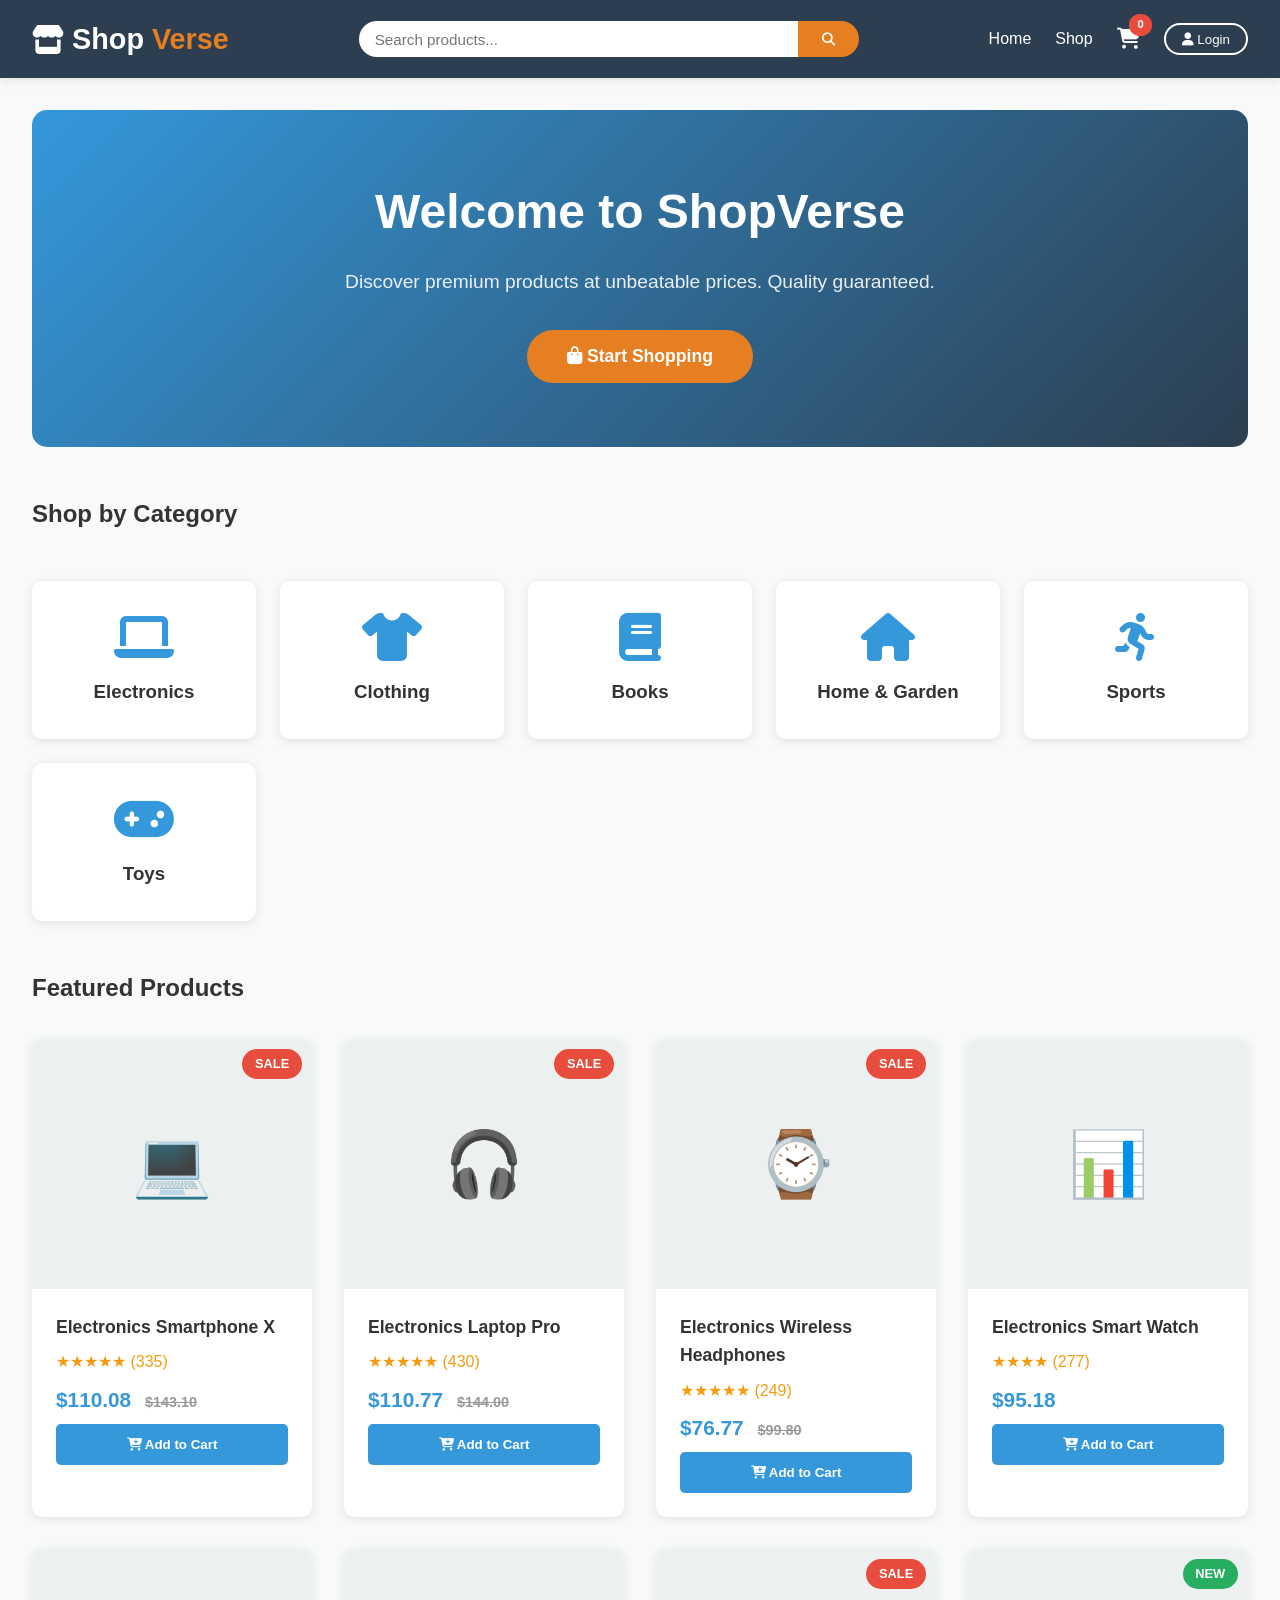
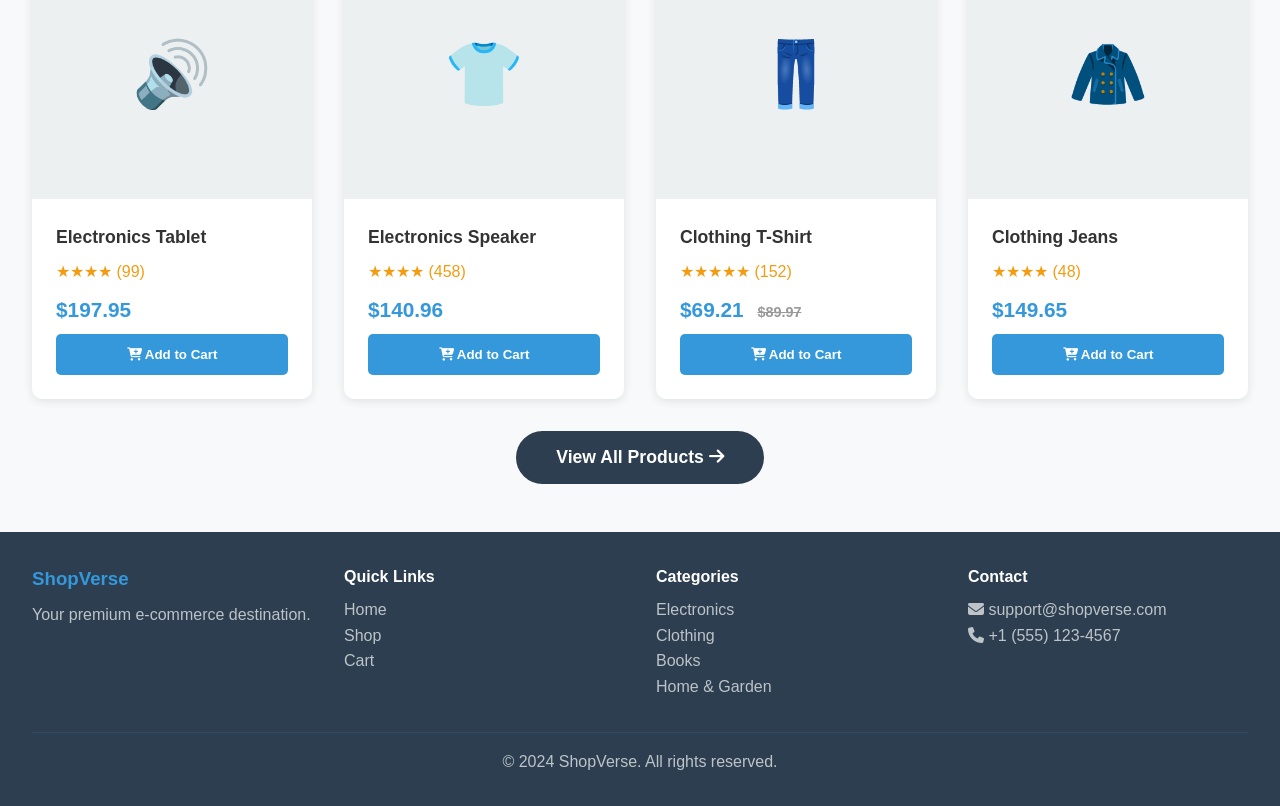
<file: index.html>
<!DOCTYPE html>
<html lang="en">
<head>
    <meta charset="UTF-8">
    <meta name="viewport" content="width=device-width, initial-scale=1.0">
    <title>ShopVerse - Your Premium E-Store</title>
    <link rel="stylesheet" href="style.css">
    <link rel="stylesheet" href="https://cdnjs.cloudflare.com/ajax/libs/font-awesome/6.4.0/css/all.min.css">
</head>
<body>
    <div id="app">
        <header id="mainHeader"></header>
        <main id="mainContent"></main>
        <footer id="mainFooter"></footer>
    </div>
    <div id="modalContainer"></div>
    <div id="toastContainer" class="toast-container"></div>

    <script src="script.js"></script>


    
</body>
</html>
</file>
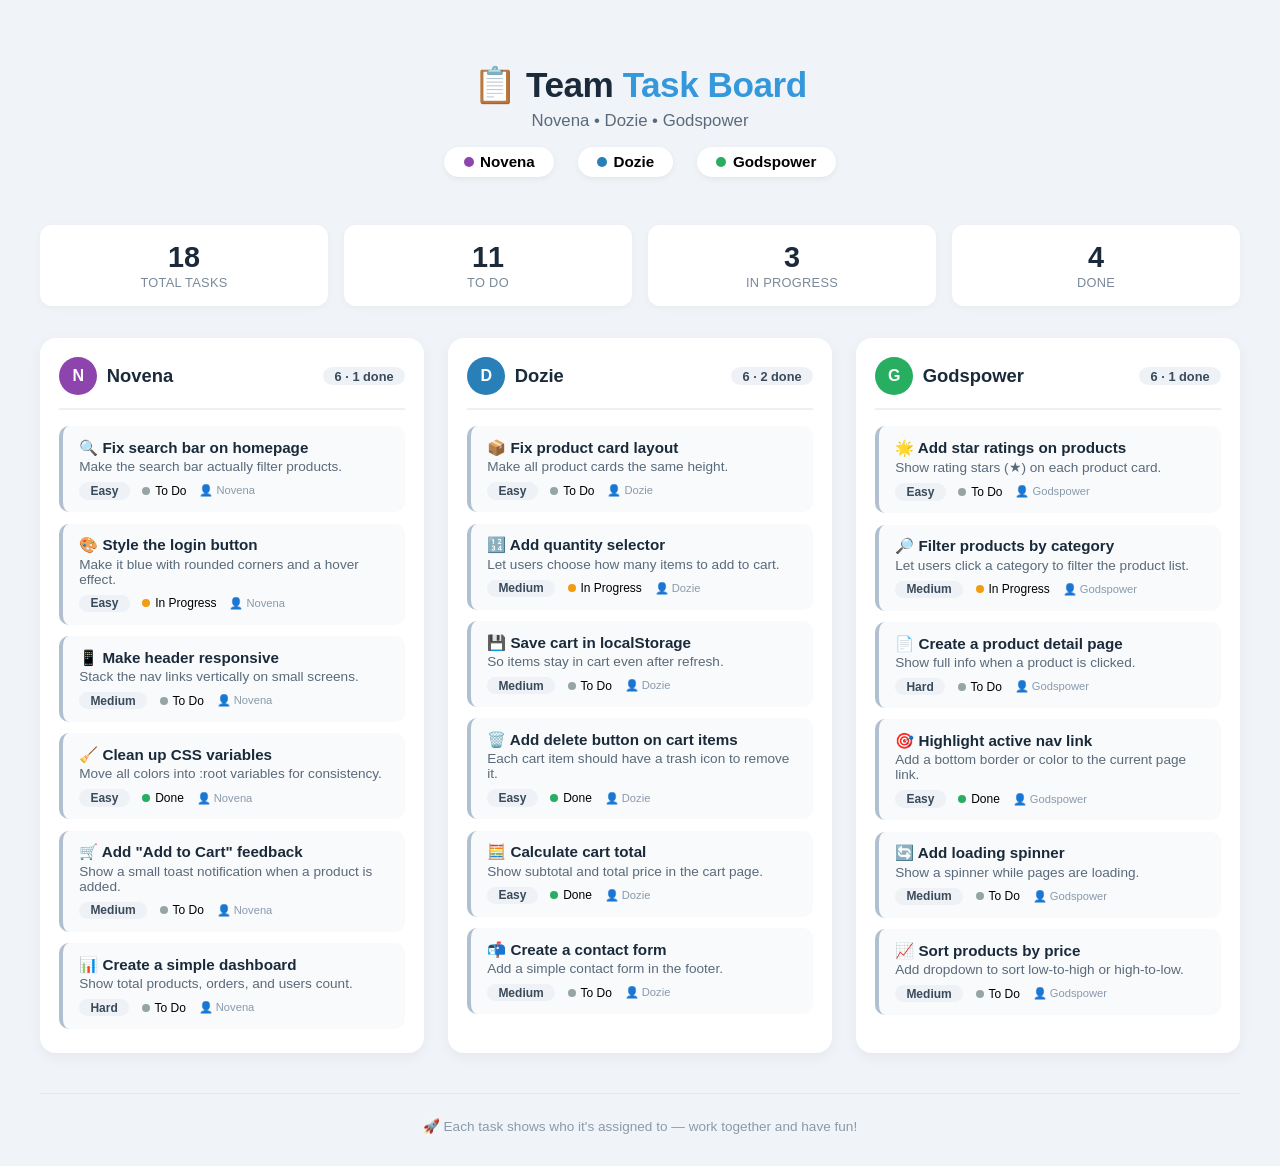
<file: tasks.html>
<!DOCTYPE html>
<html lang="en">
<head>
    <meta charset="UTF-8" />
    <meta name="viewport" content="width=device-width, initial-scale=1.0" />
    <title>Team Task Board - Novena, Dozie & Godspower</title>
    <style>
        /* ----- RESET & BASE ----- */
        * {
            margin: 0;
            padding: 0;
            box-sizing: border-box;
        }

        body {
            font-family: 'Segoe UI', Tahoma, Geneva, Verdana, sans-serif;
            background: #f0f4f8;
            padding: 2rem 1rem;
            min-height: 100vh;
        }

        .container {
            max-width: 1200px;
            margin: 0 auto;
        }

        /* ----- HEADER ----- */
        .header {
            text-align: center;
            padding: 2rem 0 1.5rem;
        }

        .header h1 {
            font-size: 2.2rem;
            color: #1a2a3a;
            letter-spacing: -0.5px;
        }

        .header h1 span {
            color: #3498db;
        }

        .header p {
            color: #5a6a7a;
            font-size: 1.05rem;
            margin-top: 0.3rem;
        }

        .team-badge {
            display: inline-flex;
            gap: 1.5rem;
            margin-top: 1rem;
            flex-wrap: wrap;
            justify-content: center;
        }

        .team-badge .member {
            background: white;
            padding: 0.4rem 1.2rem;
            border-radius: 30px;
            font-weight: 600;
            font-size: 0.95rem;
            box-shadow: 0 2px 6px rgba(0, 0, 0, 0.06);
            display: flex;
            align-items: center;
            gap: 0.4rem;
        }

        .team-badge .member .dot {
            width: 10px;
            height: 10px;
            border-radius: 50%;
            display: inline-block;
        }

        .dot-novena { background: #8e44ad; }
        .dot-dozie  { background: #2980b9; }
        .dot-godspower { background: #27ae60; }

        /* ----- STATS ROW ----- */
        .stats-row {
            display: grid;
            grid-template-columns: repeat(auto-fit, minmax(140px, 1fr));
            gap: 1rem;
            margin: 1.5rem 0 2rem;
        }

        .stat-card {
            background: white;
            padding: 1rem 1.2rem;
            border-radius: 12px;
            box-shadow: 0 2px 8px rgba(0, 0, 0, 0.04);
            text-align: center;
        }

        .stat-card .num {
            font-size: 1.8rem;
            font-weight: 700;
            color: #1a2a3a;
        }

        .stat-card .label {
            font-size: 0.8rem;
            color: #7a8a9a;
            text-transform: uppercase;
            letter-spacing: 0.3px;
            margin-top: 0.1rem;
        }

        /* ----- TASK BOARD (3 columns) ----- */
        .board {
            display: grid;
            grid-template-columns: repeat(3, 1fr);
            gap: 1.5rem;
        }

        .column {
            background: white;
            border-radius: 16px;
            padding: 1.2rem 1.2rem 1.5rem;
            box-shadow: 0 4px 14px rgba(0, 0, 0, 0.05);
        }

        .column-header {
            display: flex;
            align-items: center;
            gap: 0.6rem;
            padding-bottom: 0.8rem;
            border-bottom: 2px solid #f0f0f0;
            margin-bottom: 1rem;
        }

        .column-header .avatar {
            width: 38px;
            height: 38px;
            border-radius: 50%;
            display: flex;
            align-items: center;
            justify-content: center;
            color: white;
            font-weight: 700;
            font-size: 1rem;
        }

        .avatar-novena { background: #8e44ad; }
        .avatar-dozie  { background: #2980b9; }
        .avatar-godspower { background: #27ae60; }

        .column-header .col-name {
            font-size: 1.15rem;
            font-weight: 600;
            color: #1a2a3a;
        }

        .column-header .task-count {
            margin-left: auto;
            background: #eef2f6;
            padding: 0.1rem 0.7rem;
            border-radius: 20px;
            font-size: 0.8rem;
            font-weight: 600;
            color: #3a4a5a;
        }

        /* ----- TASK ITEM ----- */
        .task-list {
            display: flex;
            flex-direction: column;
            gap: 0.7rem;
        }

        .task-card {
            background: #f8fafc;
            border-radius: 10px;
            padding: 0.8rem 1rem;
            border-left: 4px solid #b0c0d0;
            transition: 0.2s;
        }

        .task-card:hover {
            background: #f0f4fa;
            transform: translateX(2px);
        }

        .task-card .task-title {
            font-weight: 600;
            font-size: 0.95rem;
            color: #1a2a3a;
        }

        .task-card .task-desc {
            font-size: 0.85rem;
            color: #5a6a7a;
            margin-top: 0.15rem;
        }

        .task-card .task-meta {
            display: flex;
            align-items: center;
            gap: 0.8rem;
            margin-top: 0.5rem;
            font-size: 0.75rem;
            flex-wrap: wrap;
        }

        .task-card .task-meta .tag {
            padding: 0.1rem 0.7rem;
            border-radius: 20px;
            font-weight: 600;
            background: #eef2f6;
            color: #3a4a5a;
        }

        .tag-easy   { background: #d5f5e3; color: #1a7a3a; }
        .tag-medium { background: #fdebd0; color: #b9770e; }
        .tag-hard   { background: #fadbd8; color: #b03a2e; }

        .task-card .task-meta .status {
            display: flex;
            align-items: center;
            gap: 0.3rem;
        }

        .status-dot {
            width: 8px;
            height: 8px;
            border-radius: 50%;
            display: inline-block;
        }

        .status-todo        { background: #95a5a6; }
        .status-inprogress  { background: #f39c12; }
        .status-done        { background: #27ae60; }

        /* ----- RESPONSIVE ----- */
        @media (max-width: 900px) {
            .board {
                grid-template-columns: 1fr 1fr;
            }
        }

        @media (max-width: 600px) {
            .board {
                grid-template-columns: 1fr;
            }

            .header h1 {
                font-size: 1.6rem;
            }

            .team-badge {
                gap: 0.8rem;
            }

            .stats-row {
                grid-template-columns: 1fr 1fr;
            }
        }

        /* ----- FOOTER ----- */
        .footer {
            margin-top: 2.5rem;
            text-align: center;
            color: #8a9aaa;
            font-size: 0.85rem;
            border-top: 1px solid #e0e8f0;
            padding-top: 1.5rem;
        }
    </style>
</head>
<body>

<div class="container">

    <!-- ===== HEADER ===== -->
    <div class="header">
        <h1>📋 Team <span>Task Board</span></h1>
        <p>Novena &bull; Dozie &bull; Godspower</p>
        <div class="team-badge">
            <span class="member"><span class="dot dot-novena"></span> Novena</span>
            <span class="member"><span class="dot dot-dozie"></span> Dozie</span>
            <span class="member"><span class="dot dot-godspower"></span> Godspower</span>
        </div>
    </div>

    <!-- ===== STATS ===== -->
    <div class="stats-row" id="statsRow">
        <!-- filled by JS -->
    </div>

    <!-- ===== BOARD (3 columns) ===== -->
    <div class="board" id="board">
        <!-- filled by JS -->
    </div>

    <div class="footer">
        🚀 Each task shows who it's assigned to — work together and have fun!
    </div>

</div>

<script>
    // ============================================================
    //  TASK DATA — each task has a title, description, difficulty,
    //  status, and the person it's assigned to.
    // ============================================================

    const tasks = [
        // ----- NOVENA -----
        {
            title: '🔍 Fix search bar on homepage',
            desc: 'Make the search bar actually filter products.',
            difficulty: 'easy',
            status: 'todo',
            assignedTo: 'Novena'
        },
        {
            title: '🎨 Style the login button',
            desc: 'Make it blue with rounded corners and a hover effect.',
            difficulty: 'easy',
            status: 'in-progress',
            assignedTo: 'Novena'
        },
        {
            title: '📱 Make header responsive',
            desc: 'Stack the nav links vertically on small screens.',
            difficulty: 'medium',
            status: 'todo',
            assignedTo: 'Novena'
        },
        {
            title: '🧹 Clean up CSS variables',
            desc: 'Move all colors into :root variables for consistency.',
            difficulty: 'easy',
            status: 'done',
            assignedTo: 'Novena'
        },
        {
            title: '🛒 Add "Add to Cart" feedback',
            desc: 'Show a small toast notification when a product is added.',
            difficulty: 'medium',
            status: 'todo',
            assignedTo: 'Novena'
        },
        {
            title: '📊 Create a simple dashboard',
            desc: 'Show total products, orders, and users count.',
            difficulty: 'hard',
            status: 'todo',
            assignedTo: 'Novena'
        },

        // ----- DOZIE -----
        {
            title: '📦 Fix product card layout',
            desc: 'Make all product cards the same height.',
            difficulty: 'easy',
            status: 'todo',
            assignedTo: 'Dozie'
        },
        {
            title: '🔢 Add quantity selector',
            desc: 'Let users choose how many items to add to cart.',
            difficulty: 'medium',
            status: 'in-progress',
            assignedTo: 'Dozie'
        },
        {
            title: '💾 Save cart in localStorage',
            desc: 'So items stay in cart even after refresh.',
            difficulty: 'medium',
            status: 'todo',
            assignedTo: 'Dozie'
        },
        {
            title: '🗑️ Add delete button on cart items',
            desc: 'Each cart item should have a trash icon to remove it.',
            difficulty: 'easy',
            status: 'done',
            assignedTo: 'Dozie'
        },
        {
            title: '🧮 Calculate cart total',
            desc: 'Show subtotal and total price in the cart page.',
            difficulty: 'easy',
            status: 'done',
            assignedTo: 'Dozie'
        },
        {
            title: '📬 Create a contact form',
            desc: 'Add a simple contact form in the footer.',
            difficulty: 'medium',
            status: 'todo',
            assignedTo: 'Dozie'
        },

        // ----- GODSPOWER -----
        {
            title: '🌟 Add star ratings on products',
            desc: 'Show rating stars (★) on each product card.',
            difficulty: 'easy',
            status: 'todo',
            assignedTo: 'Godspower'
        },
        {
            title: '🔎 Filter products by category',
            desc: 'Let users click a category to filter the product list.',
            difficulty: 'medium',
            status: 'in-progress',
            assignedTo: 'Godspower'
        },
        {
            title: '📄 Create a product detail page',
            desc: 'Show full info when a product is clicked.',
            difficulty: 'hard',
            status: 'todo',
            assignedTo: 'Godspower'
        },
        {
            title: '🎯 Highlight active nav link',
            desc: 'Add a bottom border or color to the current page link.',
            difficulty: 'easy',
            status: 'done',
            assignedTo: 'Godspower'
        },
        {
            title: '🔄 Add loading spinner',
            desc: 'Show a spinner while pages are loading.',
            difficulty: 'medium',
            status: 'todo',
            assignedTo: 'Godspower'
        },
        {
            title: '📈 Sort products by price',
            desc: 'Add dropdown to sort low-to-high or high-to-low.',
            difficulty: 'medium',
            status: 'todo',
            assignedTo: 'Godspower'
        }
    ];

    // ============================================================
    //  RENDER FUNCTIONS
    // ============================================================

    // Get all unique team members
    const members = ['Novena', 'Dozie', 'Godspower'];

    // Helper: get tasks for a person
    function getTasksFor(person) {
        return tasks.filter(t => t.assignedTo === person);
    }

    // Helper: get status label
    function statusLabel(status) {
        const map = {
            'todo': 'To Do',
            'in-progress': 'In Progress',
            'done': 'Done'
        };
        return map[status] || status;
    }

    // Helper: difficulty label
    function diffLabel(diff) {
        return diff.charAt(0).toUpperCase() + diff.slice(1);
    }

    // Render stats
    function renderStats() {
        const container = document.getElementById('statsRow');
        const total = tasks.length;
        const todo = tasks.filter(t => t.status === 'todo').length;
        const done = tasks.filter(t => t.status === 'done').length;
        const inProgress = tasks.filter(t => t.status === 'in-progress').length;

        container.innerHTML = `
            <div class="stat-card"><div class="num">${total}</div><div class="label">Total Tasks</div></div>
            <div class="stat-card"><div class="num">${todo}</div><div class="label">To Do</div></div>
            <div class="stat-card"><div class="num">${inProgress}</div><div class="label">In Progress</div></div>
            <div class="stat-card"><div class="num">${done}</div><div class="label">Done</div></div>
        `;
    }

    // Render the board
    function renderBoard() {
        const board = document.getElementById('board');

        board.innerHTML = members.map(person => {
            const personTasks = getTasksFor(person);
            const doneCount = personTasks.filter(t => t.status === 'done').length;

            // Avatar class
            const avatarClass = person === 'Novena' ? 'avatar-novena' :
                               person === 'Dozie' ? 'avatar-dozie' :
                               'avatar-godspower';

            const dotClass = person === 'Novena' ? 'dot-novena' :
                            person === 'Dozie' ? 'dot-dozie' :
                            'dot-godspower';

            return `
                <div class="column">
                    <div class="column-header">
                        <div class="avatar ${avatarClass}">${person.charAt(0)}</div>
                        <span class="col-name">${person}</span>
                        <span class="task-count">${personTasks.length} · ${doneCount} done</span>
                    </div>
                    <div class="task-list">
                        ${personTasks.map(task => {
                            // difficulty tag class
                            const diffClass = task.difficulty === 'easy' ? 'tag-easy' :
                                              task.difficulty === 'medium' ? 'tag-medium' : 'tag-hard';

                            // status dot class
                            const statusDotClass = task.status === 'todo' ? 'status-todo' :
                                                   task.status === 'in-progress' ? 'status-inprogress' : 'status-done';

                            return `
                                <div class="task-card">
                                    <div class="task-title">${task.title}</div>
                                    <div class="task-desc">${task.desc}</div>
                                    <div class="task-meta">
                                        <span class="tag ${diffClass}">${diffLabel(task.difficulty)}</span>
                                        <span class="status">
                                            <span class="status-dot ${statusDotClass}"></span>
                                            ${statusLabel(task.status)}
                                        </span>
                                        <span style="color:#8a9aaa; font-size:0.7rem;">
                                            👤 ${task.assignedTo}
                                        </span>
                                    </div>
                                </div>
                            `;
                        }).join('')}
                        ${personTasks.length === 0 ? `
                            <div style="color:#aaa; text-align:center; padding:1rem 0; font-size:0.9rem;">
                                ✨ No tasks yet
                            </div>
                        ` : ''}
                    </div>
                </div>
            `;
        }).join('');
    }

    // ============================================================
    //  INIT
    // ============================================================

    renderStats();
    renderBoard();
</script>

</body>
</html>
</file>
<file: style.css>
/* ========== RESET & BASE ========== */
* {
    margin: 0;
    padding: 0;
    box-sizing: border-box;
}

:root {
    --primary: #2c3e50;
    --secondary: #3498db;
    --accent: #e67e22;
    --success: #27ae60;
    --danger: #e74c3c;
    --light: #ecf0f1;
    --dark: #2c3e50;
    --gray: #95a5a6;
    --shadow: 0 2px 10px rgba(0,0,0,0.1);
    --transition: all 0.3s ease;
}

body {
    font-family: 'Segoe UI', Tahoma, Geneva, Verdana, sans-serif;
    background: #f8f9fa;
    color: #333;
    line-height: 1.6;
}

a {
    text-decoration: none;
    color: var(--secondary);
}

button {
    cursor: pointer;
    font-family: inherit;
}

/* ========== HEADER ========== */
#mainHeader {
    background: var(--primary);
    color: white;
    padding: 1rem 2rem;
    box-shadow: var(--shadow);
    position: sticky;
    top: 0;
    z-index: 1000;
}

.header-container {
    max-width: 1400px;
    margin: 0 auto;
    display: flex;
    justify-content: space-between;
    align-items: center;
    flex-wrap: wrap;
    gap: 1rem;
}

.logo {
    font-size: 1.8rem;
    font-weight: 700;
    color: white;
    cursor: pointer;
    display: flex;
    align-items: center;
    gap: 0.5rem;
}

.logo span {
    color: var(--accent);
}

.search-bar {
    flex: 1;
    max-width: 500px;
    display: flex;
    gap: 0;
}

.search-bar input {
    flex: 1;
    padding: 0.6rem 1rem;
    border: none;
    border-radius: 25px 0 0 25px;
    font-size: 0.95rem;
}

.search-bar button {
    padding: 0.6rem 1.5rem;
    background: var(--accent);
    color: white;
    border: none;
    border-radius: 0 25px 25px 0;
    transition: var(--transition);
}

.search-bar button:hover {
    background: #d35400;
}

.nav-links {
    display: flex;
    gap: 1.5rem;
    align-items: center;
}

.nav-links a {
    color: white;
    transition: var(--transition);
    font-weight: 500;
    position: relative;
}

.nav-links a:hover {
    color: var(--accent);
}

.cart-icon {
    position: relative;
    font-size: 1.3rem;
}

.cart-count {
    position: absolute;
    top: -8px;
    right: -12px;
    background: var(--danger);
    color: white;
    border-radius: 50%;
    padding: 0.1rem 0.5rem;
    font-size: 0.7rem;
    font-weight: bold;
}

.user-menu {
    display: flex;
    align-items: center;
    gap: 0.8rem;
}

.user-avatar {
    width: 35px;
    height: 35px;
    border-radius: 50%;
    background: var(--secondary);
    display: flex;
    align-items: center;
    justify-content: center;
    font-weight: bold;
    cursor: pointer;
}

.auth-btn {
    padding: 0.4rem 1rem;
    border: 2px solid white;
    border-radius: 20px;
    background: transparent;
    color: white;
    transition: var(--transition);
}

.auth-btn:hover {
    background: white;
    color: var(--primary);
}

/* ========== MAIN CONTENT ========== */
#mainContent {
    max-width: 1400px;
    margin: 2rem auto;
    padding: 0 2rem;
    min-height: 70vh;
}

/* ========== HOME PAGE ========== */
.hero {
    background: linear-gradient(135deg, var(--secondary), var(--primary));
    color: white;
    padding: 4rem 2rem;
    border-radius: 15px;
    text-align: center;
    margin-bottom: 3rem;
}

.hero h1 {
    font-size: 3rem;
    margin-bottom: 1rem;
}

.hero p {
    font-size: 1.2rem;
    opacity: 0.9;
    max-width: 600px;
    margin: 0 auto 2rem;
}

.cta-button {
    padding: 1rem 2.5rem;
    background: var(--accent);
    color: white;
    border: none;
    border-radius: 30px;
    font-size: 1.1rem;
    font-weight: bold;
    transition: var(--transition);
}

.cta-button:hover {
    transform: translateY(-3px);
    box-shadow: 0 5px 20px rgba(230, 126, 34, 0.4);
}

.category-grid {
    display: grid;
    grid-template-columns: repeat(auto-fit, minmax(200px, 1fr));
    gap: 1.5rem;
    margin: 3rem 0;
}

.category-card {
    background: white;
    padding: 2rem;
    border-radius: 10px;
    text-align: center;
    box-shadow: var(--shadow);
    transition: var(--transition);
    cursor: pointer;
}

.category-card:hover {
    transform: translateY(-5px);
    box-shadow: 0 5px 20px rgba(0,0,0,0.15);
}

.category-card i {
    font-size: 3rem;
    color: var(--secondary);
    margin-bottom: 1rem;
}

.featured-products {
    display: grid;
    grid-template-columns: repeat(auto-fill, minmax(250px, 1fr));
    gap: 2rem;
    margin-top: 2rem;
}

/* ========== PRODUCT CARDS ========== */
.product-card {
    background: white;
    border-radius: 10px;
    overflow: hidden;
    box-shadow: var(--shadow);
    transition: var(--transition);
    position: relative;
}

.product-card:hover {
    transform: translateY(-5px);
    box-shadow: 0 5px 20px rgba(0,0,0,0.15);
}

.product-image {
    width: 100%;
    height: 250px;
    background: var(--light);
    display: flex;
    align-items: center;
    justify-content: center;
    font-size: 4rem;
    color: var(--gray);
}

.product-info {
    padding: 1.5rem;
}

.product-info h3 {
    margin-bottom: 0.5rem;
    font-size: 1.1rem;
}

.product-info .price {
    font-size: 1.3rem;
    font-weight: bold;
    color: var(--secondary);
    margin: 0.5rem 0;
}

.product-info .rating {
    color: #f39c12;
    margin-bottom: 0.5rem;
}

.product-info .description {
    color: var(--gray);
    font-size: 0.9rem;
    margin-bottom: 1rem;
    display: -webkit-box;
    -webkit-line-clamp: 2;
    -webkit-box-orient: vertical;
    overflow: hidden;
}

.add-to-cart-btn {
    width: 100%;
    padding: 0.8rem;
    background: var(--secondary);
    color: white;
    border: none;
    border-radius: 5px;
    font-weight: bold;
    transition: var(--transition);
}

.add-to-cart-btn:hover {
    background: #2980b9;
}

.add-to-cart-btn.in-cart {
    background: var(--success);
}

.badge {
    position: absolute;
    top: 10px;
    right: 10px;
    padding: 0.3rem 0.8rem;
    border-radius: 20px;
    font-size: 0.8rem;
    font-weight: bold;
}

.badge.sale {
    background: var(--danger);
    color: white;
}

.badge.new {
    background: var(--success);
    color: white;
}

/* ========== SHOP PAGE ========== */
.shop-layout {
    display: grid;
    grid-template-columns: 250px 1fr;
    gap: 2rem;
}

.sidebar-filters {
    background: white;
    padding: 1.5rem;
    border-radius: 10px;
    box-shadow: var(--shadow);
    height: fit-content;
    position: sticky;
    top: 100px;
}

.sidebar-filters h3 {
    margin-bottom: 1.5rem;
    color: var(--primary);
}

.filter-group {
    margin-bottom: 1.5rem;
}

.filter-group label {
    display: block;
    font-weight: 600;
    margin-bottom: 0.5rem;
    color: var(--dark);
}

.filter-group input[type="range"] {
    width: 100%;
}

.filter-group .price-range {
    display: flex;
    justify-content: space-between;
    font-size: 0.9rem;
    color: var(--gray);
}

.filter-options {
    display: flex;
    flex-direction: column;
    gap: 0.5rem;
}

.filter-options label {
    font-weight: normal;
    display: flex;
    align-items: center;
    gap: 0.5rem;
    cursor: pointer;
}

.product-grid {
    display: grid;
    grid-template-columns: repeat(auto-fill, minmax(220px, 1fr));
    gap: 1.5rem;
}

/* ========== PRODUCT DETAIL ========== */
.product-detail {
    display: grid;
    grid-template-columns: 1fr 1fr;
    gap: 3rem;
    background: white;
    padding: 2rem;
    border-radius: 10px;
    box-shadow: var(--shadow);
}

.product-detail-image {
    background: var(--light);
    border-radius: 10px;
    min-height: 400px;
    display: flex;
    align-items: center;
    justify-content: center;
    font-size: 8rem;
    color: var(--gray);
}

.product-detail-info h1 {
    font-size: 2.5rem;
    margin-bottom: 1rem;
}

.product-detail-info .price {
    font-size: 2rem;
    color: var(--secondary);
    font-weight: bold;
}

.product-detail-info .description {
    margin: 1.5rem 0;
    line-height: 1.8;
}

.product-detail-info .specs {
    list-style: none;
    margin: 1.5rem 0;
}

.product-detail-info .specs li {
    padding: 0.5rem 0;
    border-bottom: 1px solid var(--light);
}

.quantity-selector {
    display: flex;
    align-items: center;
    gap: 1rem;
    margin: 1.5rem 0;
}

.quantity-selector button {
    width: 40px;
    height: 40px;
    border: 1px solid #ddd;
    border-radius: 5px;
    background: white;
    font-size: 1.2rem;
    transition: var(--transition);
}

.quantity-selector button:hover {
    background: var(--secondary);
    color: white;
}

.quantity-selector span {
    font-size: 1.2rem;
    min-width: 40px;
    text-align: center;
}

/* ========== CART PAGE ========== */
.cart-container {
    background: white;
    border-radius: 10px;
    padding: 2rem;
    box-shadow: var(--shadow);
}

.cart-item {
    display: grid;
    grid-template-columns: 100px 1fr auto;
    gap: 1.5rem;
    padding: 1.5rem 0;
    border-bottom: 1px solid var(--light);
    align-items: center;
}

.cart-item-image {
    width: 100px;
    height: 100px;
    background: var(--light);
    border-radius: 5px;
    display: flex;
    align-items: center;
    justify-content: center;
    font-size: 2.5rem;
    color: var(--gray);
}

.cart-item-info h4 {
    margin-bottom: 0.3rem;
}

.cart-item-info .price {
    color: var(--secondary);
    font-weight: bold;
}

.cart-item-actions {
    display: flex;
    align-items: center;
    gap: 1rem;
}

.cart-item-actions button {
    background: none;
    border: none;
    color: var(--danger);
    font-size: 1.2rem;
    transition: var(--transition);
}

.cart-item-actions button:hover {
    transform: scale(1.2);
}

.cart-summary {
    margin-top: 2rem;
    padding-top: 2rem;
    border-top: 2px solid var(--light);
    display: flex;
    justify-content: space-between;
    align-items: center;
    flex-wrap: wrap;
}

.cart-totals {
    text-align: right;
}

.cart-totals .total {
    font-size: 1.8rem;
    font-weight: bold;
    color: var(--secondary);
}

.checkout-btn {
    padding: 1rem 3rem;
    background: var(--success);
    color: white;
    border: none;
    border-radius: 30px;
    font-size: 1.1rem;
    font-weight: bold;
    transition: var(--transition);
}

.checkout-btn:hover {
    transform: translateY(-2px);
    box-shadow: 0 5px 20px rgba(39, 174, 96, 0.4);
}

.empty-cart {
    text-align: center;
    padding: 4rem 0;
}

.empty-cart i {
    font-size: 5rem;
    color: var(--gray);
    margin-bottom: 1rem;
}

/* ========== CHECKOUT ========== */
.checkout-form {
    max-width: 600px;
    margin: 0 auto;
}

.checkout-form .form-group {
    margin-bottom: 1.5rem;
}

.checkout-form label {
    display: block;
    font-weight: 600;
    margin-bottom: 0.5rem;
}

.checkout-form input,
.checkout-form textarea,
.checkout-form select {
    width: 100%;
    padding: 0.8rem;
    border: 1px solid #ddd;
    border-radius: 5px;
    font-size: 1rem;
}

.checkout-form .form-row {
    display: grid;
    grid-template-columns: 1fr 1fr;
    gap: 1rem;
}

/* ========== ORDERS PAGE ========== */
.order-card {
    background: white;
    border-radius: 10px;
    padding: 1.5rem;
    margin-bottom: 1.5rem;
    box-shadow: var(--shadow);
}

.order-header {
    display: flex;
    justify-content: space-between;
    margin-bottom: 1rem;
    padding-bottom: 1rem;
    border-bottom: 1px solid var(--light);
}

.order-status {
    padding: 0.3rem 1rem;
    border-radius: 20px;
    font-weight: bold;
}

.order-status.delivered {
    background: #d5f5e3;
    color: var(--success);
}

.order-status.processing {
    background: #fdebd0;
    color: var(--accent);
}

.order-status.shipped {
    background: #d6eaf8;
    color: var(--secondary);
}

.order-items {
    display: flex;
    flex-direction: column;
    gap: 0.8rem;
}

.order-item {
    display: flex;
    justify-content: space-between;
    padding: 0.5rem 0;
    border-bottom: 1px solid #f0f0f0;
}

.order-total {
    text-align: right;
    font-weight: bold;
    font-size: 1.2rem;
    margin-top: 1rem;
}

/* ========== ADMIN DASHBOARD ========== */
.admin-stats {
    display: grid;
    grid-template-columns: repeat(auto-fit, minmax(200px, 1fr));
    gap: 1.5rem;
    margin-bottom: 2rem;
}

.stat-card {
    background: white;
    padding: 1.5rem;
    border-radius: 10px;
    box-shadow: var(--shadow);
    text-align: center;
}

.stat-card .number {
    font-size: 2.5rem;
    font-weight: bold;
    color: var(--secondary);
}

.stat-card .label {
    color: var(--gray);
    margin-top: 0.3rem;
}

.admin-actions {
    display: flex;
    gap: 1rem;
    margin-bottom: 2rem;
    flex-wrap: wrap;
}

.admin-actions button {
    padding: 0.8rem 1.5rem;
    background: var(--secondary);
    color: white;
    border: none;
    border-radius: 5px;
    font-weight: bold;
    transition: var(--transition);
}

.admin-actions button:hover {
    background: #2980b9;
}

.admin-actions button.danger {
    background: var(--danger);
}

.admin-actions button.danger:hover {
    background: #c0392b;
}

/* ========== MODAL ========== */
.modal-overlay {
    position: fixed;
    top: 0;
    left: 0;
    width: 100%;
    height: 100%;
    background: rgba(0,0,0,0.5);
    display: flex;
    align-items: center;
    justify-content: center;
    z-index: 2000;
    animation: fadeIn 0.3s;
}

.modal-content {
    background: white;
    padding: 2rem;
    border-radius: 10px;
    max-width: 500px;
    width: 90%;
    max-height: 90vh;
    overflow-y: auto;
    animation: slideUp 0.3s;
}

@keyframes fadeIn {
    from { opacity: 0; }
    to { opacity: 1; }
}

@keyframes slideUp {
    from { transform: translateY(50px); opacity: 0; }
    to { transform: translateY(0); opacity: 1; }
}

/* ========== TOAST NOTIFICATIONS ========== */
.toast-container {
    position: fixed;
    bottom: 20px;
    right: 20px;
    z-index: 3000;
    display: flex;
    flex-direction: column;
    gap: 0.5rem;
}

.toast {
    background: var(--dark);
    color: white;
    padding: 1rem 1.5rem;
    border-radius: 8px;
    box-shadow: var(--shadow);
    animation: slideIn 0.3s;
    min-width: 250px;
}

.toast.success {
    background: var(--success);
}

.toast.error {
    background: var(--danger);
}

@keyframes slideIn {
    from { transform: translateX(100%); opacity: 0; }
    to { transform: translateX(0); opacity: 1; }
}

/* ========== RESPONSIVE ========== */
@media (max-width: 992px) {
    .shop-layout {
        grid-template-columns: 1fr;
    }
    
    .sidebar-filters {
        position: static;
    }
    
    .product-detail {
        grid-template-columns: 1fr;
    }
}

@media (max-width: 768px) {
    .header-container {
        flex-direction: column;
    }
    
    .search-bar {
        max-width: 100%;
        width: 100%;
    }
    
    .nav-links {
        flex-wrap: wrap;
        justify-content: center;
    }
    
    .hero h1 {
        font-size: 2rem;
    }
    
    .cart-item {
        grid-template-columns: 1fr;
        text-align: center;
    }
    
    .cart-item-image {
        margin: 0 auto;
    }
    
    .cart-summary {
        flex-direction: column;
        text-align: center;
    }
    
    .checkout-form .form-row {
        grid-template-columns: 1fr;
    }
}

/* ========== UTILITY ========== */
.hidden {
    display: none !important;
}

.text-center {
    text-align: center;
}

.mt-2 { margin-top: 2rem; }
.mb-2 { margin-bottom: 2rem; }
</file>
